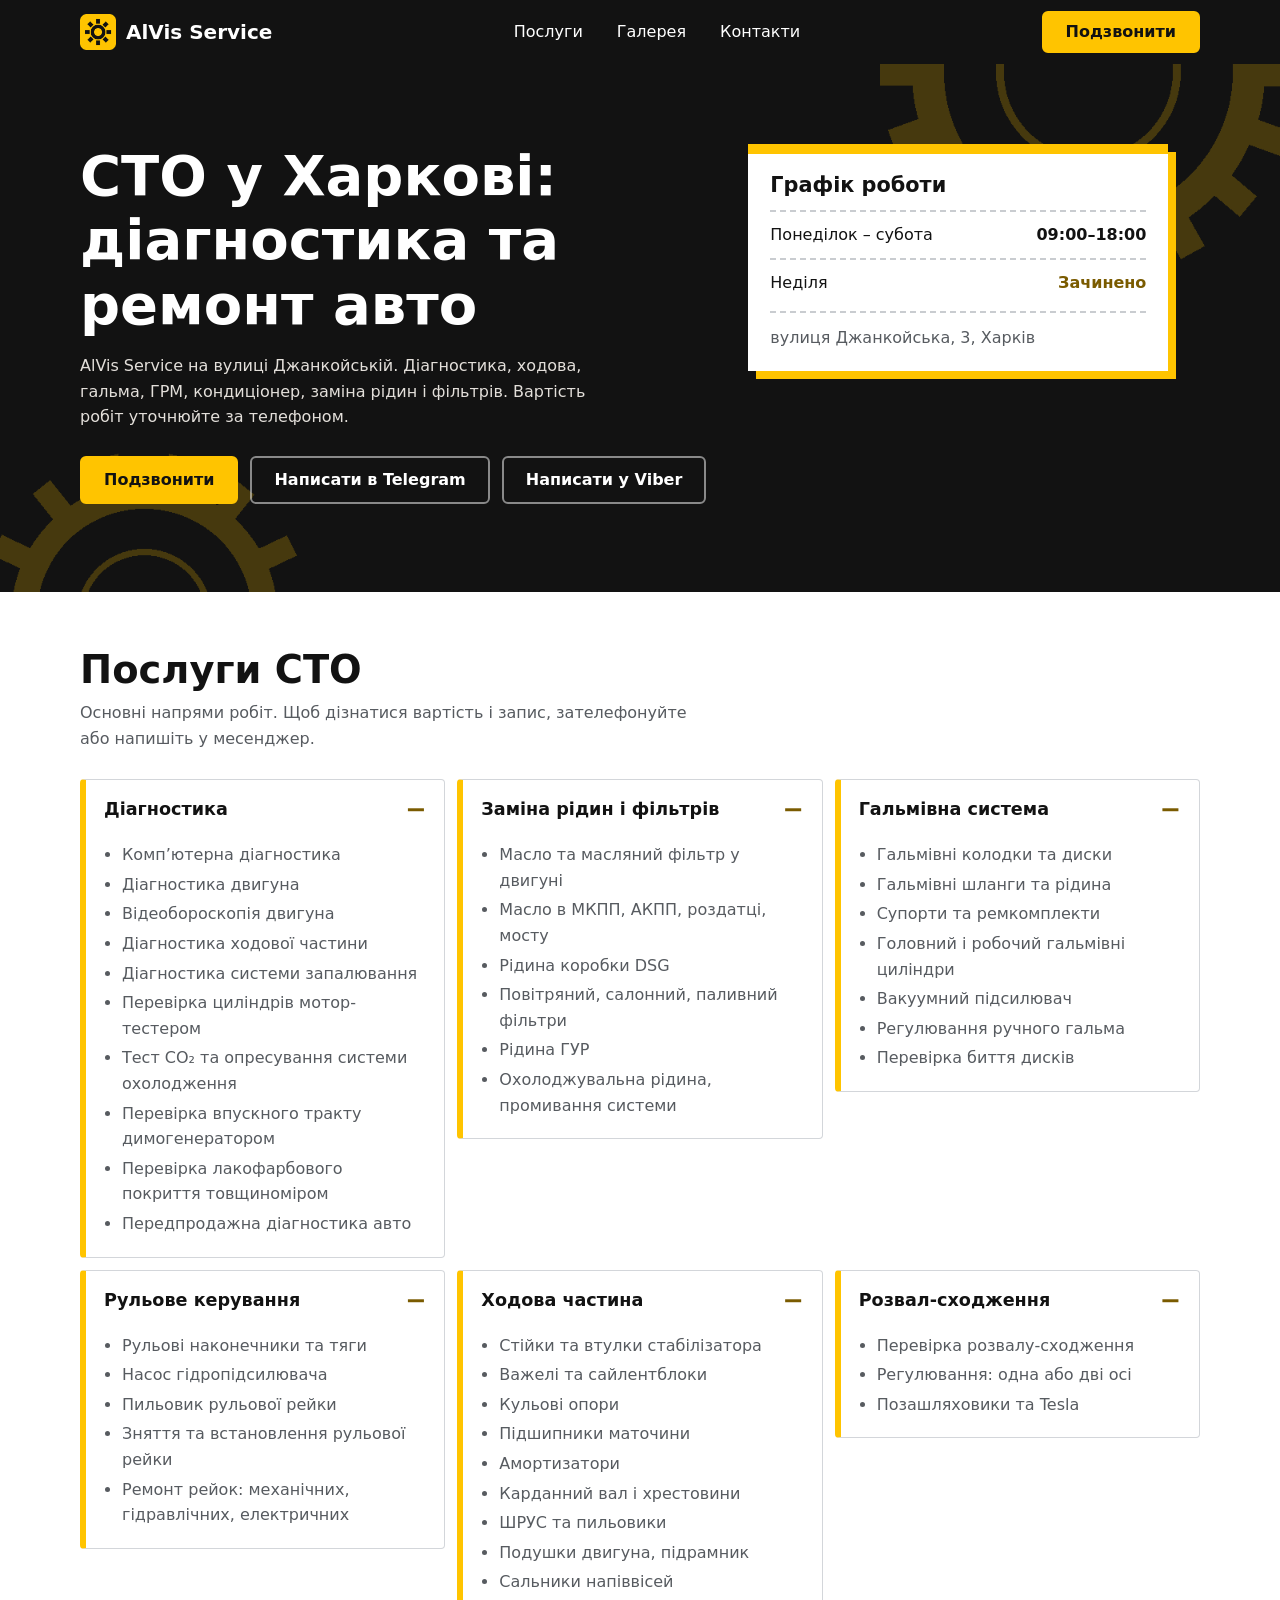
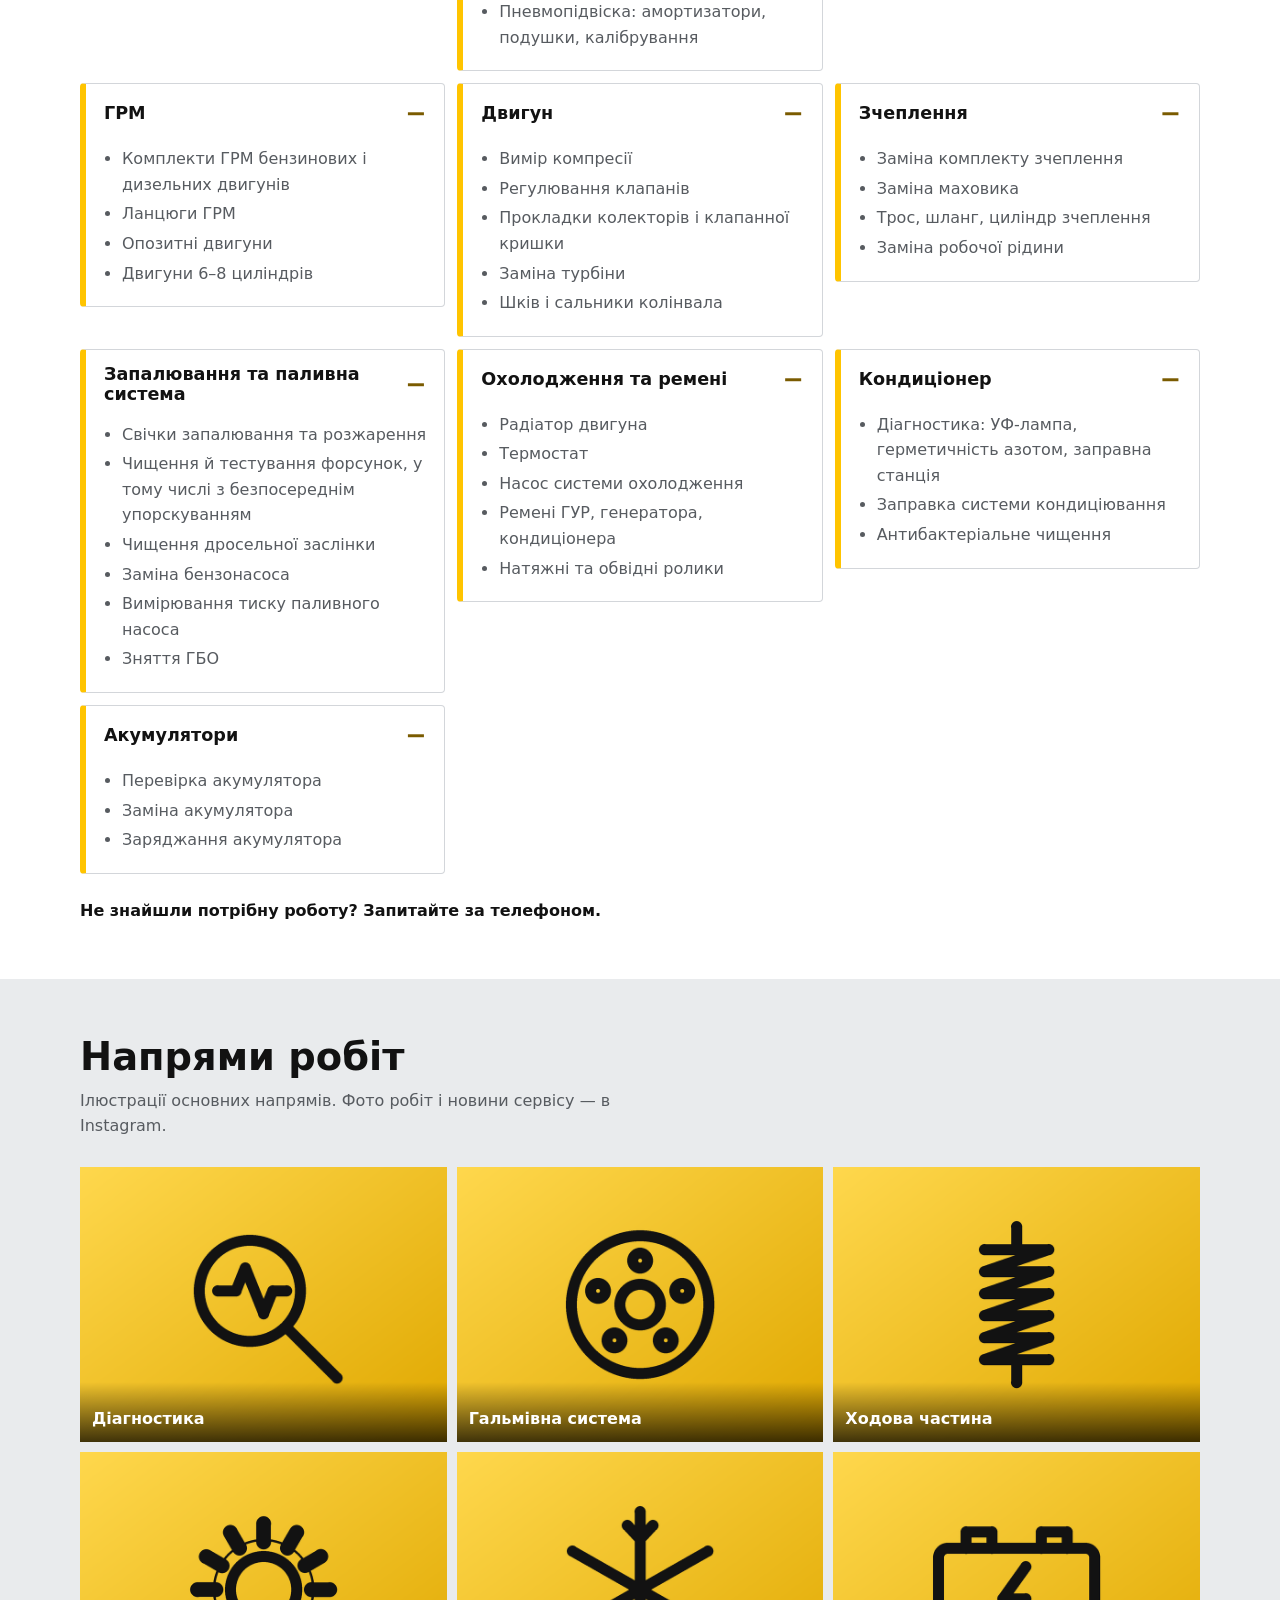
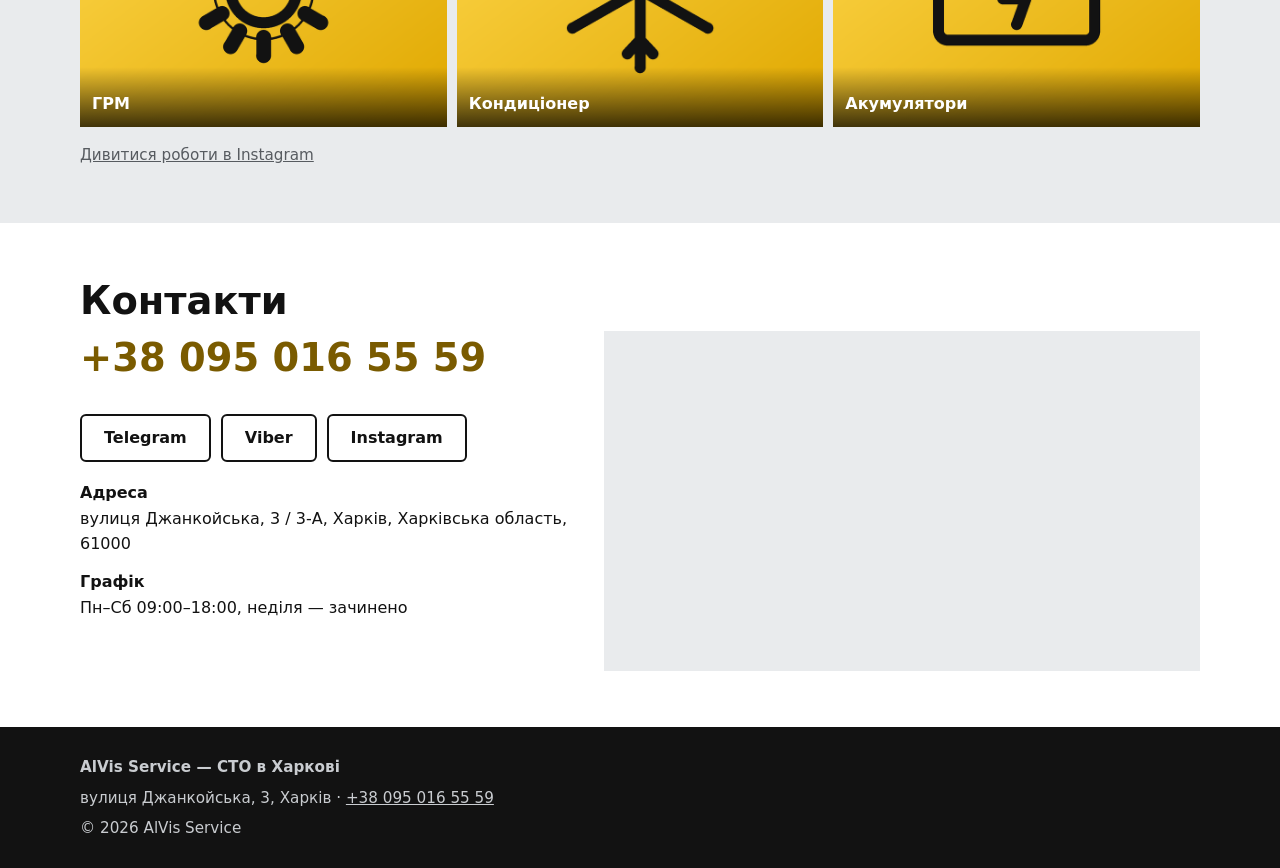
<file: index.html>
<!DOCTYPE html>
<html lang="uk">
<head>
<meta charset="utf-8">
<meta name="viewport" content="width=device-width,initial-scale=1">
<title>СТО в Харкові — AlVis Service | Діагностика та ремонт авто</title>
<meta name="description" content="AlVis Service — СТО в Харкові на вул. Джанкойській: діагностика, ремонт ходової та гальм, заміна ГРМ, обслуговування кондиціонера. Пн–Сб 09:00–18:00.">
<meta name="theme-color" content="#121212">
<meta property="og:type" content="website">
<meta property="og:locale" content="uk_UA">
<meta property="og:title" content="СТО в Харкові — AlVis Service">
<meta property="og:description" content="Діагностика, ремонт ходової, гальм, ГРМ та обслуговування кондиціонера в Харкові.">
<link rel="icon" href="images/logo.png" type="image/png">
<link rel="stylesheet" href="style.css">
<script type="application/ld+json">
{"@context":"https://schema.org","@type":"AutoRepair","name":"AlVis Service","telephone":"+380950165559","address":{"@type":"PostalAddress","streetAddress":"вулиця Джанкойська, 3","addressLocality":"Харків","addressRegion":"Харківська область","postalCode":"61000","addressCountry":"UA"},"openingHoursSpecification":[{"@type":"OpeningHoursSpecification","dayOfWeek":["Monday","Tuesday","Wednesday","Thursday","Friday","Saturday"],"opens":"09:00","closes":"18:00"}],"sameAs":["https://www.instagram.com/car_service_dzhankoyska/"]}
</script>
</head>
<body>
<a class="skip" href="#services">Перейти до послуг</a>
<header class="hdr">
 <div class="wrap">
  <a class="brand" href="#top" aria-label="AlVis Service — на початок"><img src="images/logo.png" alt="" width="36" height="36">AlVis Service</a>
  <nav id="nav" aria-label="Головне меню">
   <a href="#services">Послуги</a><a href="#gallery">Галерея</a><a href="#contacts">Контакти</a>
  </nav>
  <a class="btn p hcall" href="tel:+380950165559">Подзвонити</a>
  <button class="burger" type="button" aria-label="Відкрити меню" aria-expanded="false" aria-controls="nav">☰</button>
 </div>
</header>
<main id="top">
<section class="hero">
 <div class="wrap">
  <div>
   <h1>СТО у Харкові: діагностика та ремонт авто</h1>
   <p>AlVis Service на вулиці Джанкойській. Діагностика, ходова, гальма, ГРМ, кондиціонер, заміна рідин і фільтрів. Вартість робіт уточнюйте за телефоном.</p>
   <div class="cta">
    <a class="btn p" href="tel:+380950165559">Подзвонити</a>
    <a class="btn g" href="https://t.me/+380950165559" target="_blank" rel="noopener">Написати в Telegram</a>
    <a class="btn g" href="viber://chat?number=%2B380950165559">Написати у Viber</a>
   </div>
  </div>
  <aside class="ticket" aria-labelledby="hrs">
   <h2 id="hrs">Графік роботи</h2>
   <dl>
    <div><dt>Понеділок – субота</dt><dd>09:00–18:00</dd></div>
    <div class="off"><dt>Неділя</dt><dd>Зачинено</dd></div>
   </dl>
   <address>вулиця Джанкойська, 3, Харків</address>
  </aside>
 </div>
</section>

<section id="services">
 <div class="wrap">
  <h2>Послуги СТО</h2>
  <p class="lead">Основні напрями робіт. Щоб дізнатися вартість і запис, зателефонуйте або напишіть у месенджер.</p>
  <div class="grid">
   <details class="card"><summary>Діагностика</summary><ul><li>Комп’ютерна діагностика</li><li>Діагностика двигуна</li><li>Відеобороскопія двигуна</li><li>Діагностика ходової частини</li><li>Діагностика системи запалювання</li><li>Перевірка циліндрів мотор-тестером</li><li>Тест CO₂ та опресування системи охолодження</li><li>Перевірка впускного тракту димогенератором</li><li>Перевірка лакофарбового покриття товщиноміром</li><li>Передпродажна діагностика авто</li></ul></details>
   <details class="card"><summary>Заміна рідин і фільтрів</summary><ul><li>Масло та масляний фільтр у двигуні</li><li>Масло в МКПП, АКПП, роздатці, мосту</li><li>Рідина коробки DSG</li><li>Повітряний, салонний, паливний фільтри</li><li>Рідина ГУР</li><li>Охолоджувальна рідина, промивання системи</li></ul></details>
   <details class="card"><summary>Гальмівна система</summary><ul><li>Гальмівні колодки та диски</li><li>Гальмівні шланги та рідина</li><li>Супорти та ремкомплекти</li><li>Головний і робочий гальмівні циліндри</li><li>Вакуумний підсилювач</li><li>Регулювання ручного гальма</li><li>Перевірка биття дисків</li></ul></details>
   <details class="card"><summary>Рульове керування</summary><ul><li>Рульові наконечники та тяги</li><li>Насос гідропідсилювача</li><li>Пильовик рульової рейки</li><li>Зняття та встановлення рульової рейки</li><li>Ремонт рейок: механічних, гідравлічних, електричних</li></ul></details>
   <details class="card"><summary>Ходова частина</summary><ul><li>Стійки та втулки стабілізатора</li><li>Важелі та сайлентблоки</li><li>Кульові опори</li><li>Підшипники маточини</li><li>Амортизатори</li><li>Карданний вал і хрестовини</li><li>ШРУС та пильовики</li><li>Подушки двигуна, підрамник</li><li>Сальники напіввісей</li><li>Пневмопідвіска: амортизатори, подушки, калібрування</li></ul></details>
   <details class="card"><summary>Розвал-сходження</summary><ul><li>Перевірка розвалу-сходження</li><li>Регулювання: одна або дві осі</li><li>Позашляховики та Tesla</li></ul></details>
   <details class="card"><summary>ГРМ</summary><ul><li>Комплекти ГРМ бензинових і дизельних двигунів</li><li>Ланцюги ГРМ</li><li>Опозитні двигуни</li><li>Двигуни 6–8 циліндрів</li></ul></details>
   <details class="card"><summary>Двигун</summary><ul><li>Вимір компресії</li><li>Регулювання клапанів</li><li>Прокладки колекторів і клапанної кришки</li><li>Заміна турбіни</li><li>Шків і сальники колінвала</li></ul></details>
   <details class="card"><summary>Зчеплення</summary><ul><li>Заміна комплекту зчеплення</li><li>Заміна маховика</li><li>Трос, шланг, циліндр зчеплення</li><li>Заміна робочої рідини</li></ul></details>
   <details class="card"><summary>Запалювання та паливна система</summary><ul><li>Свічки запалювання та розжарення</li><li>Чищення й тестування форсунок, у тому числі з безпосереднім упорскуванням</li><li>Чищення дросельної заслінки</li><li>Заміна бензонасоса</li><li>Вимірювання тиску паливного насоса</li><li>Зняття ГБО</li></ul></details>
   <details class="card"><summary>Охолодження та ремені</summary><ul><li>Радіатор двигуна</li><li>Термостат</li><li>Насос системи охолодження</li><li>Ремені ГУР, генератора, кондиціонера</li><li>Натяжні та обвідні ролики</li></ul></details>
   <details class="card"><summary>Кондиціонер</summary><ul><li>Діагностика: УФ-лампа, герметичність азотом, заправна станція</li><li>Заправка системи кондиціювання</li><li>Антибактеріальне чищення</li></ul></details>
   <details class="card"><summary>Акумулятори</summary><ul><li>Перевірка акумулятора</li><li>Заміна акумулятора</li><li>Заряджання акумулятора</li></ul></details>
  </div>
  <p class="note">Не знайшли потрібну роботу? Запитайте за телефоном.</p>
 </div>
</section>

<section id="gallery" class="alt">
 <div class="wrap">
  <h2>Напрями робіт</h2>
  <p class="lead">Ілюстрації основних напрямів. Фото робіт і новини сервісу — в Instagram.</p>
  <div class="gal">
   <figure><img src="images/gallery-diagnostics.png" alt="Ілюстрація: діагностика" width="400" height="300" loading="lazy"><figcaption>Діагностика</figcaption></figure>
   <figure><img src="images/gallery-brakes.png" alt="Ілюстрація: гальмівна система" width="400" height="300" loading="lazy"><figcaption>Гальмівна система</figcaption></figure>
   <figure><img src="images/gallery-suspension.png" alt="Ілюстрація: ходова частина" width="400" height="300" loading="lazy"><figcaption>Ходова частина</figcaption></figure>
   <figure><img src="images/gallery-timing.png" alt="Ілюстрація: ГРМ" width="400" height="300" loading="lazy"><figcaption>ГРМ</figcaption></figure>
   <figure><img src="images/gallery-climate.png" alt="Ілюстрація: кондиціонер" width="400" height="300" loading="lazy"><figcaption>Кондиціонер</figcaption></figure>
   <figure><img src="images/gallery-battery.png" alt="Ілюстрація: акумулятори" width="400" height="300" loading="lazy"><figcaption>Акумулятори</figcaption></figure>
  </div>
  <p class="small"><a href="https://www.instagram.com/car_service_dzhankoyska/" target="_blank" rel="noopener">Дивитися роботи в Instagram</a></p>
 </div>
</section>

<section id="contacts">
 <div class="wrap">
  <h2>Контакти</h2>
  <div class="cgrid">
   <div>
    <a class="ph" href="tel:+380950165559">+38 095 016 55 59</a>
    <div class="cl">
     <a class="btn" href="https://t.me/+380950165559" target="_blank" rel="noopener">Telegram</a>
     <a class="btn" href="viber://chat?number=%2B380950165559">Viber</a>
     <a class="btn" href="https://www.instagram.com/car_service_dzhankoyska/" target="_blank" rel="noopener">Instagram</a>
    </div>
    <dl>
     <div><dt>Адреса</dt><dd>вулиця Джанкойська, 3 / 3-А, Харків, Харківська область, 61000</dd></div>
     <div><dt>Графік</dt><dd>Пн–Сб 09:00–18:00, неділя — зачинено</dd></div>
    </dl>
   </div>
   <iframe title="Карта: вулиця Джанкойська, 3, Харків" loading="lazy" referrerpolicy="no-referrer-when-downgrade" src="https://www.google.com/maps?q=вулиця+Джанкойська,+3,+Харків&amp;output=embed"></iframe>
  </div>
 </div>
</section>
</main>
<footer>
 <div class="wrap">
  <strong>AlVis Service — СТО в Харкові</strong>
  <span>вулиця Джанкойська, 3, Харків · <a href="tel:+380950165559">+38 095 016 55 59</a></span>
  <span>© 2026 AlVis Service</span>
 </div>
</footer>
<div class="bar">
 <a class="btn p" href="tel:+380950165559">Подзвонити</a>
 <a class="btn g" href="https://t.me/+380950165559" target="_blank" rel="noopener">Telegram</a>
 <a class="btn g" href="viber://chat?number=%2B380950165559">Viber</a>
</div>
<script src="script.js" defer></script>
</body>
</html>
</file>
<file: style.css>
:root{--o:#ffc400;--od:#7a5b00;--ink:#121212;--mut:#575b60;--steel:#e9ebed;--head:"Bahnschrift","DIN Alternate","Roboto Condensed","Arial Narrow",system-ui,sans-serif}
*{box-sizing:border-box;margin:0}
html{scroll-behavior:smooth;scroll-padding-top:72px}
body{font:16px/1.6 system-ui,-apple-system,"Segoe UI",Roboto,sans-serif;color:var(--ink);background:#fff;padding-bottom:68px}
img,iframe{display:block;max-width:100%}
a{color:inherit}
.wrap{width:min(1120px,100% - 32px);margin-inline:auto}
.skip{position:absolute;left:-999px}.skip:focus{left:8px;top:8px;background:#fff;padding:8px;z-index:99}
:focus-visible{outline:3px solid var(--o);outline-offset:3px}
h1,h2{font-family:var(--head);line-height:1.15;font-weight:700}
.btn{display:inline-flex;align-items:center;justify-content:center;min-height:48px;padding:0 22px;border-radius:6px;font-weight:700;text-decoration:none;border:2px solid var(--o);transition:background .2s,transform .2s,border-color .2s}
.btn:hover{transform:translateY(-2px)}
.p{background:var(--o);color:var(--ink)}.p:hover{background:#ffd633}
.g{color:#fff;border-color:#ffffff80}.g:hover{border-color:var(--o);background:#ffc40026}
.hdr{position:sticky;top:0;z-index:50;background:var(--ink);color:#fff}
.hdr.sc{box-shadow:0 2px 14px #0008}
.hdr .wrap{display:flex;align-items:center;justify-content:space-between;height:64px}
.brand{display:flex;gap:10px;align-items:center;font:700 1.25rem var(--head);text-decoration:none}
.brand img{width:36px;height:36px}
nav{position:absolute;top:64px;left:0;right:0;background:var(--ink);display:none;flex-direction:column;padding:4px 16px 16px}
nav.open{display:flex}
nav a{padding:14px 4px;text-decoration:none;border-bottom:1px solid #fff2;transition:color .2s}
nav a:hover{color:var(--o)}
.burger{background:none;border:0;color:#fff;width:48px;height:48px;font-size:28px;cursor:pointer}
.hcall{display:none}
.hero{background:var(--ink) url(images/hero-pattern.png) center/cover;color:#fff;padding:48px 0 64px}
.hero .wrap{display:grid;gap:36px}
.hero h1{font-size:clamp(2rem,7vw,3.5rem);max-width:16ch}
.hero p{max-width:54ch;margin:16px 0 26px;color:#e3dfda}
.cta{display:flex;flex-direction:column;gap:12px;max-width:380px}
.ticket{background:#fff;color:var(--ink);border-top:10px solid var(--o);box-shadow:8px 8px 0 var(--o);padding:20px 22px;align-self:start;max-width:420px}
.ticket h2{font-size:1.3rem;margin-bottom:12px}
.ticket div{display:flex;justify-content:space-between;gap:16px;padding:10px 0;border-top:2px dashed #c9ccd0}
.ticket dd{font-weight:700}
.ticket .off dd{color:var(--od)}
.ticket address{font-style:normal;margin-top:6px;padding-top:12px;border-top:2px dashed #c9ccd0;color:var(--mut)}
section{padding:56px 0}
section h2{font-size:clamp(1.7rem,4.5vw,2.4rem);margin-bottom:8px}
.lead{color:var(--mut);max-width:60ch;margin-bottom:28px}
.alt{background:var(--steel)}
.grid{display:grid;gap:12px;align-items:start}
.card{background:#fff;border:1px solid #d3d6da;border-left:6px solid var(--o);border-radius:4px;padding:0 18px;transition:border-color .2s,background .2s}
.card:hover{border-color:var(--od);background:#fffdf0}
.card summary{cursor:pointer;font:700 1.1rem var(--head);padding:14px 0;min-height:56px;list-style:none;display:flex;justify-content:space-between;align-items:center;gap:8px}
.card summary::-webkit-details-marker{display:none}
.card summary::after{content:"+";color:var(--od);font-size:1.6rem}
.card[open] summary::after{content:"\2212"}
.card ul{padding:0 0 16px 18px;color:var(--mut)}
.card li{margin:4px 0}
.note{margin-top:24px;font-weight:600}
.gal{display:grid;grid-template-columns:1fr 1fr;gap:10px}
.gal figure{margin:0;position:relative;overflow:hidden}
.gal img{width:100%;height:auto;transition:transform .4s}
.gal figure:hover img{transform:scale(1.05)}
.gal figcaption{position:absolute;left:0;right:0;bottom:0;padding:24px 12px 10px;background:linear-gradient(transparent,#000b);color:#fff;font-weight:600}
.small{margin-top:16px;color:var(--mut);font-size:.95rem}
.cgrid{display:grid;gap:28px}
.ph{display:inline-block;font:700 clamp(1.7rem,6vw,2.4rem) var(--head);text-decoration:none;color:var(--od);margin:4px 0 16px}
.ph:hover{text-decoration:underline}
.cl{display:flex;flex-wrap:wrap;gap:10px;margin:18px 0}
.cl .btn{color:var(--ink);border-color:var(--ink);background:#fff}
.cl .btn:hover{border-color:var(--o);background:#fff8d6}
.cgrid dl div{margin-bottom:12px}.cgrid dt{font-weight:700}
iframe{width:100%;height:340px;border:0;background:var(--steel)}
footer{background:var(--ink);color:#c9ccd0;padding:28px 0;font-size:.95rem}
footer .wrap{display:grid;gap:6px}
footer a:hover{color:var(--o)}
.bar{position:fixed;left:0;right:0;bottom:0;z-index:60;display:grid;grid-template-columns:repeat(3,1fr);gap:8px;padding:8px;background:#121212ee}
.bar .btn{min-height:44px;padding:0 6px;font-size:.92rem}
@media(min-width:700px){.grid{grid-template-columns:1fr 1fr}.gal{grid-template-columns:repeat(3,1fr)}.cta{flex-direction:row;max-width:none}}
@media(min-width:900px){
body{padding-bottom:0}.bar{display:none}.burger{display:none}
nav{position:static;display:flex;flex-direction:row;gap:26px;padding:0}nav a{border:0}
.hcall{display:inline-flex;min-height:42px}
.hero .wrap{grid-template-columns:1.4fr 1fr;align-items:center}.hero{padding:80px 0 88px}
.grid{grid-template-columns:repeat(3,1fr)}
.cgrid{grid-template-columns:1fr 1.2fr}}
@media(prefers-reduced-motion:reduce){html{scroll-behavior:auto}*{transition:none!important}}
</file>
